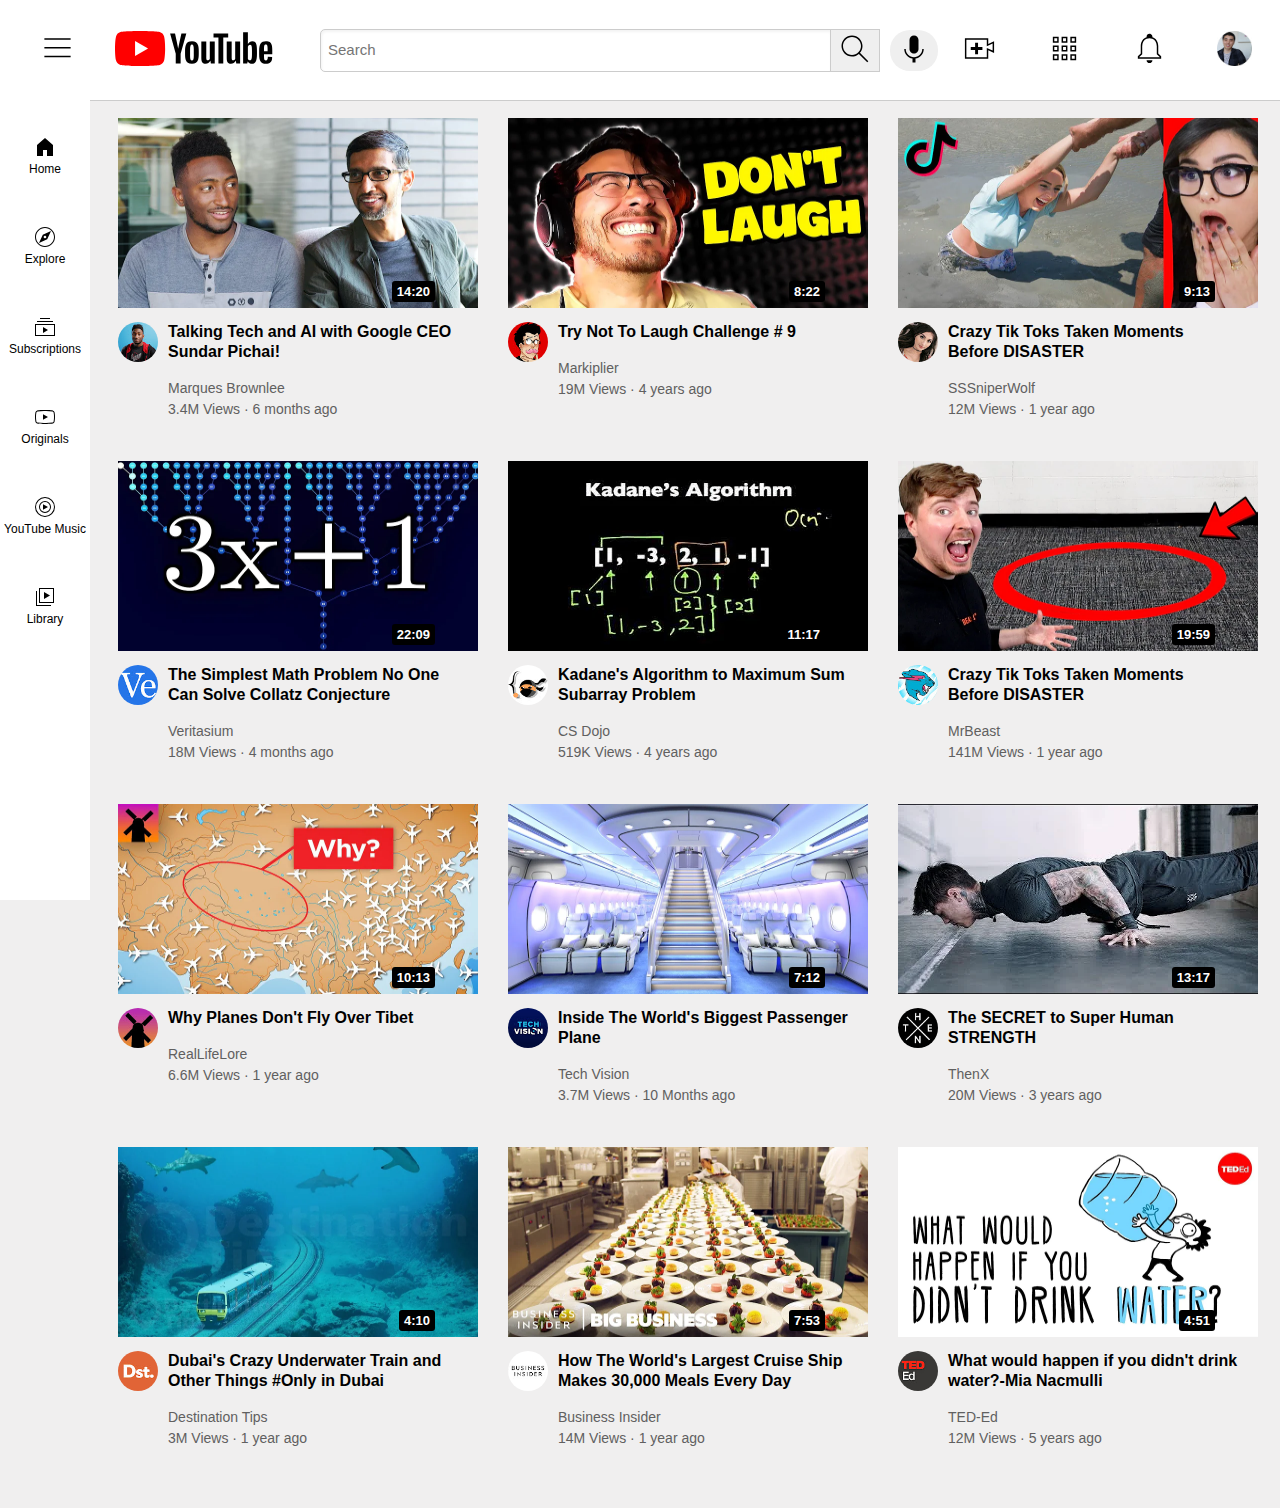
<file: index.html>
<!DOCTYPE html>
<html>
  <head>
    <title>YouTube</title>
    <link rel="stylesheet" href="styles/header.css">
    <link rel="stylesheet" href="styles/sidebar.css">
    <link rel="stylesheet" href="styles/body.css">
    <link rel="stylesheet" href="styles/grid.css"
    

  </head>
  <body class="body">
    <div class="header">
      <div class="left">
        <div>
          <img class="hamburger-menu" src="headerpic/hamburger-menu.svg">
        </div>
        <div>
          <img class="logo" src="headerpic/youtube-logo.svg">

        </div>



      </div>
      <div class="middle">
        <div>
          <input class="textbox" type="text" placeholder="Search">
        </div>
        <div class="search">
          <button class="search-button">
            <img src="headerpic/search.svg">
          </button>       
        </div>
        <div class="voice">
          <button class="voice-button">
            <img class="image" src="headerpic/voice-search-icon.svg">
          </button>
        </div>
   



      </div>
      <div class="right">
        <div>
          <img src="headerpic/upload.svg">
        </div>
        <div>
          <img src="headerpic/youtube-apps.svg">
        </div>
        <div>
          <img src="headerpic/notifications.svg">
          
        </div>
        <div>
          <img src="headerpic/my-channel.jpeg">
        </div>

      </div>


    </div>
    <div class="sidebar">
      <div class="sidebar-link">
        <img src="sidebarpics/home.svg">
        <div>Home</div>
      </div>
      <div class="sidebar-link">
        <img src="sidebarpics/explore.svg">
        <div>Explore</div>
      </div>
      <div class="sidebar-link">
        <img src="sidebarpics/subscriptions.svg">
        <div>Subscriptions</div>
      </div>
      <div class="sidebar-link">
        <img src="sidebarpics/originals.svg">
        <div>Originals</div>
      </div>
      <div class="sidebar-link">
        <img src="sidebarpics/youtube-music.svg">
        <div>YouTube Music</div>
      </div>
      <div class="sidebar-link">
        <img src="sidebarpics/library.svg">
        <div>Library</div>
      </div>

    </div>

    <div class="grid">
      <div class="container">
        <div class="thumbnail-div">
          <img class="thumbnail" src="thumbnailpics/thumbnail-1.webp">
          <div>14:20</div>
        </div>
        <div class="flexbox">
          <div>
            <img class="profilepic" src="profilepic/channel-1.jpeg">
          </div>
          <div>
            <p class="video-title">Talking Tech and AI with Google CEO Sundar Pichai!</p>
            <p class="video-name">Marques Brownlee</p>
            <p class="video-stats">3.4M Views &#183; 6 months ago</p>
          </div>

        </div>

      </div>
      <div class="container">
        <div class="thumbnail-div">
          <img class="thumbnail" src="thumbnailpics/thumbnail-2.webp">
          <div>8:22</div>

        </div>
        <div class="flexbox">
          <div>
            <img class="profilepic" src="profilepic/channel-2.jpeg">
          </div>
          <div>
            <p class="video-title">Try Not To Laugh Challenge # 9</p>
            <p class="video-name">Markiplier</p>
            <p class="video-stats">19M Views &#183; 4 years ago</p>
          </div>

        </div>

      </div>
      <div class="container">
        <div class="thumbnail-div">
          <img class="thumbnail" src="thumbnailpics/thumbnail-3.webp">
          <div>9:13</div>

        </div>
        <div class="flexbox">
          <div>
            <img class="profilepic" src="profilepic/channel-3.jpeg">
          </div>
          <div>
            <p class="video-title">Crazy Tik Toks Taken Moments Before DISASTER</p>
            <p class="video-name">SSSniperWolf</p>
            <p class="video-stats">12M Views &#183; 1 year ago</p>
          </div>

        </div>

      </div>

    </div>

    <div class="grid">
      <div class="container">
        <div class="thumbnail-div">
          <img class="thumbnail" src="thumbnailpics/thumbnail-4.webp">
          <div>22:09</div>
        </div>
        <div class="flexbox">
          <div>
            <img class="profilepic" src="profilepic/channel-4.jpeg">
          </div>
          <div>
            <p class="video-title">The Simplest Math Problem No One Can Solve Collatz Conjecture</p>
            <p class="video-name">Veritasium</p>
            <p class="video-stats">18M Views &#183; 4 months ago</p>
          </div>

        </div>

      </div>
      <div class="container">
        <div class="thumbnail-div">
          <img class="thumbnail" src="thumbnailpics/thumbnail-5.webp">
          <div>11:17</div>

        </div>
        <div class="flexbox">
          <div>
            <img class="profilepic" src="profilepic/channel-5.jpeg">
          </div>
          <div>
            <p class="video-title">Kadane's Algorithm to Maximum Sum Subarray Problem</p>
            <p class="video-name">CS Dojo</p>
            <p class="video-stats">519K Views &#183; 4 years ago</p>
          </div>

        </div>

      </div>
      <div class="container">
        <div class="thumbnail-div">
          <img class="thumbnail" src="thumbnailpics/thumbnail-6.webp">
          <div>19:59</div>

        </div>
        <div class="flexbox">
          <div>
            <img class="profilepic" src="profilepic/channel-6.jpeg">
          </div>
          <div>
            <p class="video-title">Crazy Tik Toks Taken Moments Before DISASTER</p>
            <p class="video-name">MrBeast</p>
            <p class="video-stats">141M Views &#183; 1 year ago</p>
          </div>

        </div>

      </div>

    </div>
    

    <div class="grid">
      <div class="container">
        <div class="thumbnail-div">
          <img class="thumbnail" src="thumbnailpics/thumbnail-7.webp">
          <div>10:13</div>
        </div>
        <div class="flexbox">
          <div>
            <img class="profilepic" src="profilepic/channel-7.jpeg">
          </div>
          <div>
            <p class="video-title">Why Planes Don't Fly Over Tibet</p>
            <p class="video-name">RealLifeLore</p>
            <p class="video-stats">6.6M Views &#183; 1 year ago</p>
          </div>

        </div>

      </div>
      <div class="container">
        <div class="thumbnail-div">
          <img class="thumbnail" src="thumbnailpics/thumbnail-8.webp">
          <div>7:12</div>

        </div>
        <div class="flexbox">
          <div>
            <img class="profilepic" src="profilepic/channel-8.jpeg">
          </div>
          <div>
            <p class="video-title">Inside The World's Biggest Passenger Plane</p>
            <p class="video-name">Tech Vision</p>
            <p class="video-stats">3.7M Views &#183; 10 Months ago</p>
          </div>

        </div>

      </div>
      <div class="container">
        <div class="thumbnail-div">
          <img class="thumbnail" src="thumbnailpics/thumbnail-9.webp">
          <div>13:17</div>

        </div>
        <div class="flexbox">
          <div>
            <img class="profilepic" src="profilepic/channel-9.jpeg">
          </div>
          <div>
            <p class="video-title">The SECRET to Super Human STRENGTH </p>
            <p class="video-name">ThenX</p>
            <p class="video-stats">20M Views &#183; 3 years ago</p>
          </div>

        </div>

      </div>

    </div>

    <div class="grid">
      <div class="container">
        <div class="thumbnail-div">
          <img class="thumbnail" src="thumbnailpics/thumbnail-11.webp">
          <div>4:10</div>
        </div>
        <div class="flexbox">
          <div>
            <img class="profilepic" src="profilepic/channel-11.jpeg">
          </div>
          <div>
            <p class="video-title">Dubai's Crazy Underwater Train and Other Things #Only in Dubai</p>
            <p class="video-name">Destination Tips</p>
            <p class="video-stats">3M Views &#183; 1 year ago</p>
          </div>

        </div>

      </div>
      <div class="container">
        <div class="thumbnail-div">
          <img class="thumbnail" src="thumbnailpics/thumbnail-10.webp">
          <div>7:53</div>

        </div>
        <div class="flexbox">
          <div>
            <img class="profilepic" src="profilepic/channel-10.jpeg">
          </div>
          <div>
            <p class="video-title">How The World's Largest Cruise Ship Makes 30,000 Meals Every Day</p>
            <p class="video-name">Business Insider</p>
            <p class="video-stats">14M Views &#183; 1 year ago</p>
          </div>

        </div>

      </div>
      <div class="container">
        <div class="thumbnail-div">
          <img class="thumbnail" src="thumbnailpics/thumbnail-12.webp">
          <div>4:51</div>

        </div>
        <div class="flexbox">
          <div>
            <img class="profilepic" src="profilepic/channel-12.jpeg">
          </div>
          <div>
            <p class="video-title">What would happen if you didn't drink water?-Mia Nacmulli</p>
            <p class="video-name">TED-Ed</p>
            <p class="video-stats">12M Views &#183; 5 years ago</p>
          </div>

        </div>

      </div>

    </div>










  </body>
</html>
</file>
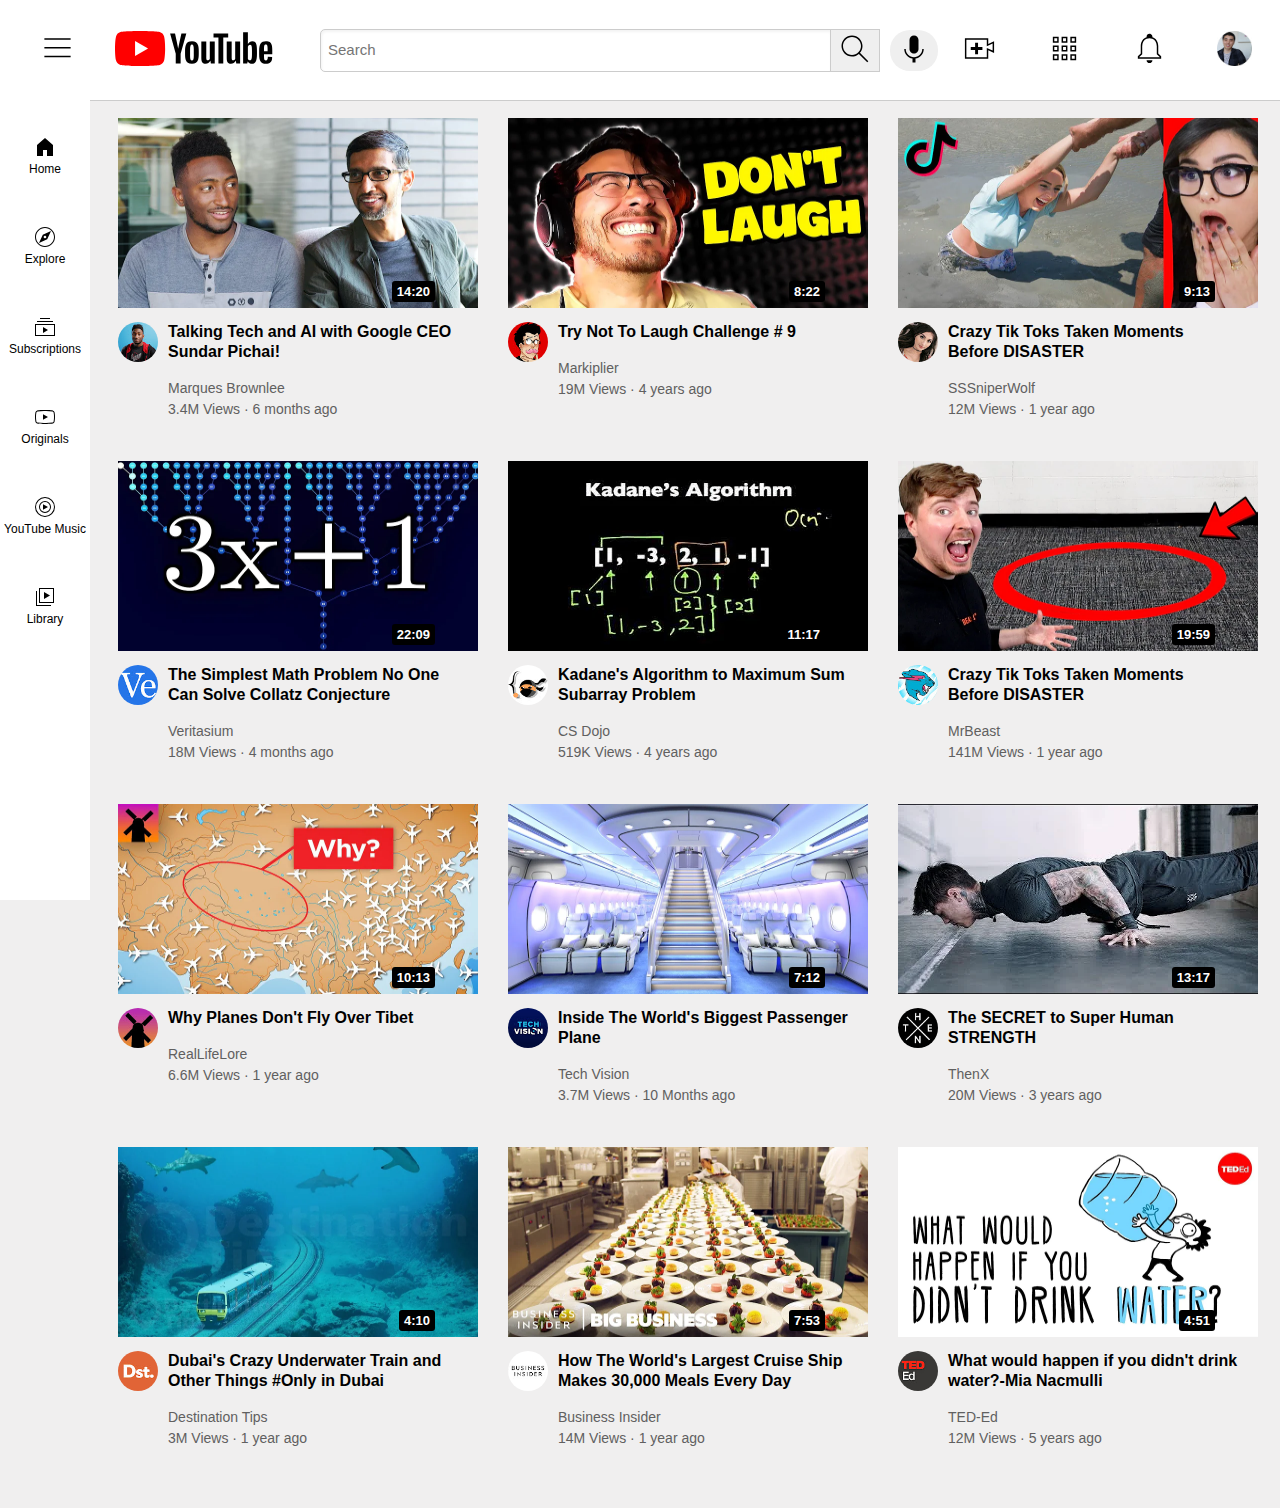
<file: youtube.html>
<!DOCTYPE html>
<html>
  <head>
    <title>YouTube</title>
    <link rel="stylesheet" href="styles/header.css">
    <link rel="stylesheet" href="styles/sidebar.css">
    <link rel="stylesheet" href="styles/body.css">
    <link rel="stylesheet" href="styles/grid.css"
    

  </head>
  <body class="body">
    <div class="header">
      <div class="left">
        <div>
          <img class="hamburger-menu" src="headerpic/hamburger-menu.svg">
        </div>
        <div>
          <img class="logo" src="headerpic/youtube-logo.svg">

        </div>



      </div>
      <div class="middle">
        <div>
          <input class="textbox" type="text" placeholder="Search">
        </div>
        <div class="search">
          <button class="search-button">
            <img src="headerpic/search.svg">
          </button>       
        </div>
        <div class="voice">
          <button class="voice-button">
            <img class="image" src="headerpic/voice-search-icon.svg">
          </button>
        </div>
   



      </div>
      <div class="right">
        <div>
          <img src="headerpic/upload.svg">
        </div>
        <div>
          <img src="headerpic/youtube-apps.svg">
        </div>
        <div>
          <img src="headerpic/notifications.svg">
          
        </div>
        <div>
          <img src="headerpic/my-channel.jpeg">
        </div>

      </div>


    </div>
    <div class="sidebar">
      <div class="sidebar-link">
        <img src="sidebarpics/home.svg">
        <div>Home</div>
      </div>
      <div class="sidebar-link">
        <img src="sidebarpics/explore.svg">
        <div>Explore</div>
      </div>
      <div class="sidebar-link">
        <img src="sidebarpics/subscriptions.svg">
        <div>Subscriptions</div>
      </div>
      <div class="sidebar-link">
        <img src="sidebarpics/originals.svg">
        <div>Originals</div>
      </div>
      <div class="sidebar-link">
        <img src="sidebarpics/youtube-music.svg">
        <div>YouTube Music</div>
      </div>
      <div class="sidebar-link">
        <img src="sidebarpics/library.svg">
        <div>Library</div>
      </div>

    </div>

    <div class="grid">
      <div class="container">
        <div class="thumbnail-div">
          <img class="thumbnail" src="thumbnailpics/thumbnail-1.webp">
          <div>14:20</div>
        </div>
        <div class="flexbox">
          <div>
            <img class="profilepic" src="profilepic/channel-1.jpeg">
          </div>
          <div>
            <p class="video-title">Talking Tech and AI with Google CEO Sundar Pichai!</p>
            <p class="video-name">Marques Brownlee</p>
            <p class="video-stats">3.4M Views &#183; 6 months ago</p>
          </div>

        </div>

      </div>
      <div class="container">
        <div class="thumbnail-div">
          <img class="thumbnail" src="thumbnailpics/thumbnail-2.webp">
          <div>8:22</div>

        </div>
        <div class="flexbox">
          <div>
            <img class="profilepic" src="profilepic/channel-2.jpeg">
          </div>
          <div>
            <p class="video-title">Try Not To Laugh Challenge # 9</p>
            <p class="video-name">Markiplier</p>
            <p class="video-stats">19M Views &#183; 4 years ago</p>
          </div>

        </div>

      </div>
      <div class="container">
        <div class="thumbnail-div">
          <img class="thumbnail" src="thumbnailpics/thumbnail-3.webp">
          <div>9:13</div>

        </div>
        <div class="flexbox">
          <div>
            <img class="profilepic" src="profilepic/channel-3.jpeg">
          </div>
          <div>
            <p class="video-title">Crazy Tik Toks Taken Moments Before DISASTER</p>
            <p class="video-name">SSSniperWolf</p>
            <p class="video-stats">12M Views &#183; 1 year ago</p>
          </div>

        </div>

      </div>

    </div>

    <div class="grid">
      <div class="container">
        <div class="thumbnail-div">
          <img class="thumbnail" src="thumbnailpics/thumbnail-4.webp">
          <div>22:09</div>
        </div>
        <div class="flexbox">
          <div>
            <img class="profilepic" src="profilepic/channel-4.jpeg">
          </div>
          <div>
            <p class="video-title">The Simplest Math Problem No One Can Solve Collatz Conjecture</p>
            <p class="video-name">Veritasium</p>
            <p class="video-stats">18M Views &#183; 4 months ago</p>
          </div>

        </div>

      </div>
      <div class="container">
        <div class="thumbnail-div">
          <img class="thumbnail" src="thumbnailpics/thumbnail-5.webp">
          <div>11:17</div>

        </div>
        <div class="flexbox">
          <div>
            <img class="profilepic" src="profilepic/channel-5.jpeg">
          </div>
          <div>
            <p class="video-title">Kadane's Algorithm to Maximum Sum Subarray Problem</p>
            <p class="video-name">CS Dojo</p>
            <p class="video-stats">519K Views &#183; 4 years ago</p>
          </div>

        </div>

      </div>
      <div class="container">
        <div class="thumbnail-div">
          <img class="thumbnail" src="thumbnailpics/thumbnail-6.webp">
          <div>19:59</div>

        </div>
        <div class="flexbox">
          <div>
            <img class="profilepic" src="profilepic/channel-6.jpeg">
          </div>
          <div>
            <p class="video-title">Crazy Tik Toks Taken Moments Before DISASTER</p>
            <p class="video-name">MrBeast</p>
            <p class="video-stats">141M Views &#183; 1 year ago</p>
          </div>

        </div>

      </div>

    </div>
    

    <div class="grid">
      <div class="container">
        <div class="thumbnail-div">
          <img class="thumbnail" src="thumbnailpics/thumbnail-7.webp">
          <div>10:13</div>
        </div>
        <div class="flexbox">
          <div>
            <img class="profilepic" src="profilepic/channel-7.jpeg">
          </div>
          <div>
            <p class="video-title">Why Planes Don't Fly Over Tibet</p>
            <p class="video-name">RealLifeLore</p>
            <p class="video-stats">6.6M Views &#183; 1 year ago</p>
          </div>

        </div>

      </div>
      <div class="container">
        <div class="thumbnail-div">
          <img class="thumbnail" src="thumbnailpics/thumbnail-8.webp">
          <div>7:12</div>

        </div>
        <div class="flexbox">
          <div>
            <img class="profilepic" src="profilepic/channel-8.jpeg">
          </div>
          <div>
            <p class="video-title">Inside The World's Biggest Passenger Plane</p>
            <p class="video-name">Tech Vision</p>
            <p class="video-stats">3.7M Views &#183; 10 Months ago</p>
          </div>

        </div>

      </div>
      <div class="container">
        <div class="thumbnail-div">
          <img class="thumbnail" src="thumbnailpics/thumbnail-9.webp">
          <div>13:17</div>

        </div>
        <div class="flexbox">
          <div>
            <img class="profilepic" src="profilepic/channel-9.jpeg">
          </div>
          <div>
            <p class="video-title">The SECRET to Super Human STRENGTH </p>
            <p class="video-name">ThenX</p>
            <p class="video-stats">20M Views &#183; 3 years ago</p>
          </div>

        </div>

      </div>

    </div>

    <div class="grid">
      <div class="container">
        <div class="thumbnail-div">
          <img class="thumbnail" src="thumbnailpics/thumbnail-11.webp">
          <div>4:10</div>
        </div>
        <div class="flexbox">
          <div>
            <img class="profilepic" src="profilepic/channel-11.jpeg">
          </div>
          <div>
            <p class="video-title">Dubai's Crazy Underwater Train and Other Things #Only in Dubai</p>
            <p class="video-name">Destination Tips</p>
            <p class="video-stats">3M Views &#183; 1 year ago</p>
          </div>

        </div>

      </div>
      <div class="container">
        <div class="thumbnail-div">
          <img class="thumbnail" src="thumbnailpics/thumbnail-10.webp">
          <div>7:53</div>

        </div>
        <div class="flexbox">
          <div>
            <img class="profilepic" src="profilepic/channel-10.jpeg">
          </div>
          <div>
            <p class="video-title">How The World's Largest Cruise Ship Makes 30,000 Meals Every Day</p>
            <p class="video-name">Business Insider</p>
            <p class="video-stats">14M Views &#183; 1 year ago</p>
          </div>

        </div>

      </div>
      <div class="container">
        <div class="thumbnail-div">
          <img class="thumbnail" src="thumbnailpics/thumbnail-12.webp">
          <div>4:51</div>

        </div>
        <div class="flexbox">
          <div>
            <img class="profilepic" src="profilepic/channel-12.jpeg">
          </div>
          <div>
            <p class="video-title">What would happen if you didn't drink water?-Mia Nacmulli</p>
            <p class="video-name">TED-Ed</p>
            <p class="video-stats">12M Views &#183; 5 years ago</p>
          </div>

        </div>

      </div>

    </div>










  </body>
</html>
</file>
<file: styles/header.css>
.header{
  display: flex;
  flex-direction: row;
  align-items: center;
  justify-content: space-between;
  position: fixed;
  top: 0;
  left: 0;
  right: 0;
  height: 100px;
  border-bottom-style: solid;
  border-bottom-width: 1px;
  border-bottom-color: rgb(204, 204, 204);
  z-index: 100;
  background-color: white;

  
}
.left{
  width: 200px;
   justify-content: space-between;   
  display: flex;
  flex-direction: row;
  align-items: center;
  padding-left: 20px;
  margin-right: 100px;
}
.left img{
  height: 35px;
  
}
.logo,.hamburger-menu{
  margin: 20px;
}
.middle{
  display: flex;
  align-items: center;
  flex: 1;
  
}
.textbox{
  height: 39px;
  width: 500px;
  padding-left:7px ;
  border: none;
  border-width: 1px;
  border-style: solid;
  border-color: rgb(204, 204, 204);
  border-top-left-radius: 5px;
  border-bottom-left-radius: 5px;
  box-shadow: inset 1px 2px 3px rgba(0, 0, 0, 0.05);
}
.textbox::placeholder{
  font-family: Roboto,Arial;
  font-size: 15px;
  font-weight: 500;
  border-radius: 5px;

}
.search-button,.voice-button{
  border: none;
  
  

}
.search-button{
  border-width: 1px;
  border-style: solid;
  border-color: rgb(204, 204, 204);
  margin-left: -1px;
}
.voice-button{
  border: none;
  margin-left: 10px;
  border-radius: 20px;
  
}
.image{
  height: 10px;
  
}
.middle img{
  height: 36px;
}
.search , .voice{
  display: flex;
  align-items: center;
  height: 50px;
  
}
.right{
  display: flex;
  align-items: center;
  justify-content: space-between;
  width: 300px;
  margin: 24px;
}
.right img{
  height: 35px;
  padding-right: 50px;
}
</file>
<file: styles/sidebar.css>
.sidebar{
  position: fixed;
  top: 100px; ;
  left: 0;
  bottom: 0;
  width: 90px;
  z-index: 200;
  padding-top: 10px;
  background-color: white;
  
}
.sidebar-link{
  height: 90px;
  display: flex;
  justify-content: center;
  align-items: center;
  flex-direction: column;
  cursor: pointer;
  
  
}
.sidebar-link:hover{
  background-color: lightgray;
}
.sidebar-link img{
  height: 24px;
  margin-bottom: 3px;
}
.sidebar-link div{
  font-size: 12px;
  font-family: Roboto,Arial;


}
.body{
  padding-left: 50px;
}
</file>
<file: styles/body.css>
.body{
  padding-left: 110px;
  padding-top: 110px;
  padding-bottom: 10px;
  padding-right:-55px ;
  background-color: rgb(240, 239, 239);

  
  
  
}
</file>
<file: styles/grid.css>
.grid{
  display: grid;
  grid-template-columns: 1fr 1fr 1fr;
  margin-bottom: 30px;
  column-gap: 16px;
  
}
p{
  font-family: Roboto,Arial;
  margin-top: 0;
}
.thumbnail{
  height: 190px;
  width: 360px;
  
}
.flexbox{
  display: flex;
  align-items: start;
  width: 340px;
  margin-top: 10px;
  
  

}
.profilepic{
  border-radius:20px ;
  height: 40px;
  width: 40px;
  margin-right: 10px;

}
.video-title{
  font-weight: 600;
  line-height: 20px;
  margin-bottom: 18px;
}
.video-name{
  color: rgb(96, 96, 96);
  margin-bottom: 5px;
  font-size: 14px;
}
.video-stats{
  color: rgb(96, 96, 96);
  font-size: 14px;

}
.thumbnail-div{
  position: relative;
}
.thumbnail-div div{
  position: absolute;
  font-family: Roboto,Arial;
  font-size: 13px;
  color: white;
  background-color: black;
  padding: 3px 5px ;
  border-radius: 3px;
  bottom: 10px;
  right: 57px;
  font-weight:600 ;
}
@media(max-width:700px) {
  .grid{
    grid-template-columns: 1fr 1fr;
  }
}
</file>
